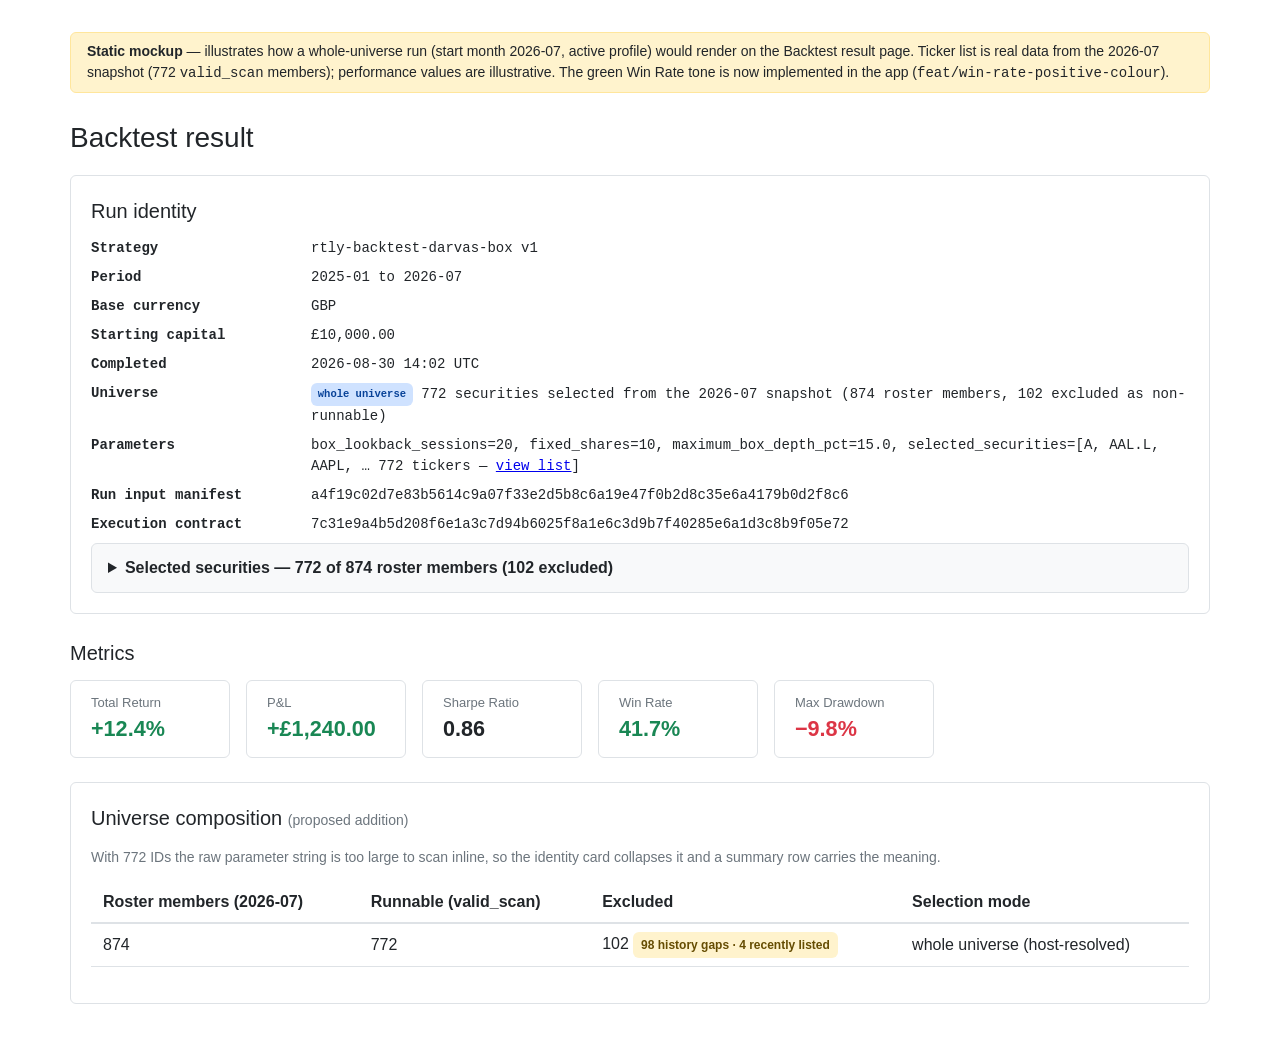
<file: docs/mockups/backtest-result-whole-universe.html>
<!DOCTYPE html>
<html lang="en">
<head>
<meta charset="utf-8">
<meta name="viewport" content="width=device-width, initial-scale=1">
<title>Mockup — Backtest result (whole universe)</title>
<style>
  :root {
    --border: #dee2e6;
    --muted: #6c757d;
    --bg: #f8f9fa;
    --accent: #0d6efd;
    --pos: #198754;
    --neg: #dc3545;
  }
  * { box-sizing: border-box; }
  body {
    margin: 0;
    padding: 2rem;
    font-family: -apple-system, BlinkMacSystemFont, "Segoe UI", Roboto, "Helvetica Neue", Arial, sans-serif;
    font-size: 1rem;
    color: #212529;
    background: #fff;
    line-height: 1.5;
  }
  .wrap { max-width: 1140px; margin: 0 auto; }
  h1 { font-size: 1.75rem; font-weight: 500; margin: 0 0 1rem; }
  h2 { font-size: 1.25rem; font-weight: 500; margin: 0 0 .75rem; }
  .card {
    border: 1px solid var(--border);
    border-radius: .375rem;
    margin-bottom: 1.5rem;
  }
  .card-body { padding: 1.25rem; }
  dl.row { display: grid; grid-template-columns: 220px 1fr; row-gap: .5rem; margin: 0; }
  dl.row dt { font-weight: 600; margin: 0; }
  dl.row dd { margin: 0; overflow-wrap: break-word; word-break: break-word; }
  .mono, .mono-num dd, .mono-num dt {
    font-family: SFMono-Regular, Menlo, Monaco, Consolas, "Liberation Mono", monospace;
    font-size: .875rem;
  }
  .badge {
    display: inline-block;
    padding: .35em .65em;
    font-size: .75em;
    font-weight: 700;
    border-radius: .375rem;
    vertical-align: middle;
  }
  .badge-mode { background: #cfe2ff; color: #084298; }
  .badge-excluded { background: #fff3cd; color: #664d03; }
  .muted { color: var(--muted); }
  .small { font-size: .875rem; }
  details.universe {
    border: 1px solid var(--border);
    border-radius: .375rem;
    padding: .75rem 1rem;
    margin-top: .5rem;
    background: var(--bg);
  }
  details.universe summary { cursor: pointer; font-weight: 600; }
  details.universe .id-list {
    margin: .75rem 0 0;
    padding: 0;
    list-style: none;
    display: grid;
    grid-template-columns: repeat(7, minmax(0, 1fr));
    gap: 0 1.25rem;
    font-family: SFMono-Regular, Menlo, Monaco, Consolas, monospace;
    font-size: .78rem;
    max-height: 22rem;
    overflow-y: auto;
    overscroll-behavior: contain;
  }
  details.universe .id-list li {
    padding: .1rem 0;
    white-space: nowrap;
    overflow: hidden;
    text-overflow: ellipsis;
  }
  .stat-cards { display: flex; flex-wrap: wrap; gap: 1rem; margin-bottom: 1.5rem; }
  .stat-card {
    border: 1px solid var(--border);
    border-radius: .375rem;
    padding: .75rem 1.25rem;
    min-width: 10rem;
  }
  .stat-card .slbl { font-size: .8125rem; color: var(--muted); }
  .stat-card .sval { font-size: 1.35rem; font-weight: 600; }
  .sval.pos { color: var(--pos); }
  .sval.neg { color: var(--neg); }
  table { border-collapse: collapse; width: 100%; margin-bottom: 1rem; }
  th, td { border-bottom: 1px solid var(--border); padding: .5rem .75rem; text-align: left; }
  thead th { border-bottom: 2px solid var(--border); font-weight: 600; }
  .mock-banner {
    background: #fff3cd;
    border: 1px solid #ffe69c;
    border-radius: .375rem;
    padding: .5rem 1rem;
    margin-bottom: 1.5rem;
    font-size: .875rem;
  }
</style>
</head>
<body>
<div class="wrap">

  <div class="mock-banner">
    <strong>Static mockup</strong> — illustrates how a whole-universe run
    (start month 2026-07, active profile) would render on the Backtest
    result page. Ticker list is real data from the 2026-07 snapshot
    (772 <code>valid_scan</code> members); performance values are
    illustrative. The green Win Rate tone is now implemented in the app
    (<code>feat/win-rate-positive-colour</code>).
  </div>

  <h1>Backtest result</h1>

  <!-- Run identity -->
  <article class="card">
    <div class="card-body">
      <h2>Run identity</h2>
      <dl class="row mono-num">
        <dt>Strategy</dt>
        <dd>rtly-backtest-darvas-box v1</dd>

        <dt>Period</dt>
        <dd>2025-01 to 2026-07</dd>

        <dt>Base currency</dt>
        <dd>GBP</dd>

        <dt>Starting capital</dt>
        <dd>£10,000.00</dd>

        <dt>Completed</dt>
        <dd>2026-08-30 14:02 UTC</dd>

        <dt>Universe</dt>
        <dd>
          <span class="badge badge-mode">whole universe</span>
          772 securities selected from the 2026-07 snapshot
          (874 roster members, 102 excluded as non-runnable)
        </dd>

        <dt>Parameters</dt>
        <dd>
          box_lookback_sessions=20, fixed_shares=10, maximum_box_depth_pct=15.0,
          selected_securities=[A, AAL.L, AAPL, … 772 tickers —
          <a href="#universe-ids">view list</a>]
        </dd>

        <dt>Run input manifest</dt>
        <dd>a4f19c02d7e83b5614c9a07f33e2d5b8c6a19e47f0b2d8c35e6a4179b0d2f8c6</dd>

        <dt>Execution contract</dt>
        <dd>7c31e9a4b5d208f6e1a3c7d94b6025f8a1e6c3d9b7f40285e6a1d3c8b9f05e72</dd>
      </dl>

      <details class="universe" id="universe-ids">
        <summary>Selected securities — 772 of 874 roster members (102 excluded)</summary>
        <p class="small muted" style="margin:.5rem 0 0">
          Resolved server-side from the start month (2026-07) snapshot:
          every member with <code>resolution='valid_scan'</code>. Sorted,
          deduplicated, and bound into the run input manifest digest.
          Tickers shown in place of the opaque <code>security_id</code>
          UUIDs the app stores.
        </p>
        <p class="small" style="margin:.5rem 0 0">
          <strong>Why 102 are excluded:</strong> a member needs an unbroken
          252-trading-session price history at the snapshot date to be
          runnable. 98 members have gaps in that window
          (<code>incomplete_detector_history</code> — 96 of them are LSE
          names missing exactly one session, likely a UK-calendar
          misalignment); 4 members are recently listed with less than 252
          sessions of lifetime data
          (<code>insufficient_detector_history</code>).
        </p>
        <ul class="id-list" id="id-list" aria-label="Selected securities"></ul>
      </details>
    </div>
  </article>

  <!-- Metrics -->
  <h2>Metrics</h2>
  <div class="stat-cards">
    <div class="stat-card"><div class="slbl">Total Return</div><div class="sval pos">+12.4%</div></div>
    <div class="stat-card"><div class="slbl">P&amp;L</div><div class="sval pos">+£1,240.00</div></div>
    <div class="stat-card"><div class="slbl">Sharpe Ratio</div><div class="sval">0.86</div></div>
    <div class="stat-card"><div class="slbl">Win Rate</div><div class="sval pos">41.7%</div></div>
    <div class="stat-card"><div class="slbl">Max Drawdown</div><div class="sval neg">−9.8%</div></div>
  </div>

  <!-- Universe composition summary (mockup-only section) -->
  <article class="card">
    <div class="card-body">
      <h2>Universe composition <span class="muted small">(proposed addition)</span></h2>
      <p class="small muted">
        With 772 IDs the raw parameter string is too large to scan inline, so
        the identity card collapses it and a summary row carries the meaning.
      </p>
      <table class="mono-num">
        <thead>
          <tr>
            <th scope="col">Roster members (2026-07)</th>
            <th scope="col">Runnable (valid_scan)</th>
            <th scope="col">Excluded</th>
            <th scope="col">Selection mode</th>
          </tr>
        </thead>
        <tbody>
          <tr>
            <td>874</td>
            <td>772</td>
            <td>102 <span class="badge badge-excluded">98 history gaps · 4 recently listed</span></td>
            <td>whole universe (host-resolved)</td>
          </tr>
        </tbody>
      </table>
    </div>
  </article>

</div>

<script>
  // Real observed symbols: every 2026-07 snapshot member with
  // resolution='valid_scan' (profile e0569f59…), sorted by symbol.
  // Source: data/backtest.db snapshot_members, exported 2026-08-30.
  (function () {
    var list = document.getElementById('id-list');
    if (!list) return;
    var tickers = ("A,AAL.L,AAPL,ABBV,ABDN.L,ABNB,ABT,ACGL,ACN,ADBE,ADI,ADM,ADP,ADSK,AEE,AEP,AER,AES," +
      "AFG,AFL,AFRM,AGNC,AHR,AIG,AIZ,AJG,AKAM,ALB,ALGN,ALL,ALLE,ALSN,AM,AMAT,AMCR,AMD," +
      "AME,AMGN,AMH,AMP,AMS.L,AMT,AMZN,ANET,AON,AOS,APA,APD,APGE,APH,APN.L,APO,APP,APTV," +
      "ARCC,ARE,ARES,ARMK,ARW,ARWR,ASC.L,ASND,ATI,ATO,ATYM.L,AV.L,AVGO,AVTR,AVY,AWK,AXON," +
      "AXP,AXSM,AZO,BA,BAC,BALL,BAM,BAX,BBIO,BBY,BDX,BEN,BEP,BEZ.L,BF-B,BG,BIIB,BIP," +
      "BKNG,BKR,BLDR,BLK,BLND.L,BMO,BMRN,BMY,BNS,BNY,BPOP,BPT.L,BR,BREE.L,BRK-B,BRO,BSX," +
      "BTSG,BURL,BWA,BX,BXP,C,CAH,CARR,CART,CASY,CAT,CB,CBOE,CBRE,CCEP,CCEP.L,CCH.L,CCI," +
      "CCK,CCL,CDNS,CDW,CEG,CF,CFG,CFR,CGNX,CHD,CHG.L,CHRT.L,CHRW,CHTR,CHYM,CI,CIEN," +
      "CINF,CL,CLH,CLX,CM,CMCSA,CMCX.L,CME,CMG,CMI,CMS,CNA,CNC,CNI,CNP,COF,COHR,COIN," +
      "COKE,COO,COP,COR,CORT,COST,COST.L,CP,CPAY,CPRT,CPT,CR,CRBG,CRDO,CRE.L,CRH,CRL,CRM," +
      "CRS,CRWD,CSCO,CSGP,CSL,CSX,CTAS,CTSH,CTVA,CVE,CVNA,CVS,CVX,CYTK,D,DAL,DAR,DASH,DB," +
      "DCC.L,DCI,DD,DDOG,DE,DECK,DELL,DG,DGE.L,DGX,DHI,DHR,DINO,DIS,DLN.L,DLR,DLTR,DOC," +
      "DOCU,DOM.L,DOV,DOW,DPLM.L,DPZ,DRI,DT,DTE,DUK,DVA,DVN,DXCM,EAT,EBAY,ECHO,ECL,ED," +
      "EFX,EG,EGP,EHC,EIX,EL,ELAN,ELS,ELV,EME,EMG.L,EMR,ENTG,EOG,EPD,EQH,EQIX,EQT,ERIE," +
      "ES,ESS,ET,ETN,ETR,EVRG,EW,EWBC,EXC,EXE,EXEL,EXPD,EXPE,EXR,F,FANG,FAST,FCFS,FCX," +
      "FDS,FDX,FE,FERG,FFIV,FHN,FICO,FIS,FITB,FIX,FLEX,FOX,FOXA,FRO,FROG,FRT,FSLR,FTI," +
      "FTNT,FTS,FTV,FWONK,GD,GDDY,GE,GEHC,GEN,GEV,GH,GHH.L,GILD,GIS,GKOS,GL,GLW,GM,GNRC," +
      "GOOG,GOOGL,GPC,GPN,GRG.L,GRMN,GS,GSAT,GWRE,GWW,H,HAL,HALO,HAS,HBAN,HBM,HCA,HD,HEI," +
      "HFG.L,HIG,HII,HLT,HMSO.L,HON,HOOD,HPE,HPQ,HRL,HSIC,HSP.L,HST,HSX.L,HSY,HTWS.L," +
      "HUBB,HUM,HWM,IAG.L,IBKR,IBM,ICE,ICLR,IDXX,IEX,IFF,IHP.L,ILMN,IMI.L,INCY,INF.L," +
      "INTC,INTU,INVH,INVP.L,IOT,IP,IQV,IR,IRM,ISRG,IT,ITH.L,ITRK.L,ITT,ITW,IVZ,J,JAZZ," +
      "JBHT,JBL,JCI,JHX,JKHY,JLL,JNJ,JPM,JSG.L,KDP,KEY,KEYS,KHC,KIE.L,KIM,KKR,KLAC,KMB," +
      "KMI,KNOS.L,KNX,KO,KR,KRYS,KVUE,KYMR,L,LAMR,LAND.L,LDOS,LECO,LEN,LFUS,LGEN.L,LH," +
      "LHX,LII,LIN,LITE,LLOY.L,LLY,LMT,LNG,LNT,LOW,LPLA,LRCX,LSCC,LSL.L,LTH,LUCE.L,LULU," +
      "LUV,LVS,LYB,LYV,MA,MAA,MAB.L,MANH,MAR,MAS,MCB.L,MCD,MCHP,MCK,MCO,MDB,MDLZ,MDT," +
      "MEDP,MET,META,MFC,MGA,MGAM.L,MGM,MKC,MLI,MLM,MMM,MNG.L,MNST,MO,MOH,MONY.L,MOS," +
      "MPC,MPLX,MPWR,MRK,MRNA,MRSH,MRVL,MS,MSCI,MSFT,MSI,MTB,MTCH,MTD,MTO.L,MU,NBIS,NBIX," +
      "NCC.L,NCLH,NDAQ,NDSN,NEE,NEM,NET,NFG.L,NFLX,NI,NKE,NLY,NOC,NOW,NRG,NSC,NTAP,NTNX," +
      "NTRA,NTRS,NUE,NVDA,NVR,NVT,NWG.L,NWS,NWSA,NXPI,O,OC,ODFL,OHI,OKE,OKTA,OMC,ON,ONB," +
      "ONTO,ORCL,ORI,ORLY,OTIS,OVV,OXY,P,PAA,PAG,PANW,PAYC,PAYX,PBA,PCAR,PCG,PEG,PEP," +
      "PFD.L,PFE,PFG,PFGC,PG,PGR,PH,PHM,PKG,PLD,PLTR,PM,PNC,PNFP,PNR,PNW,PODD,PPG,PPL," +
      "PR,PRAX,PRU,PSA,PSKY,PSON.L,PSX,PTC,PTEC.L,PTGX,PWR,PYPL,QCOM,QLT.L,QQ.L,QSR," +
      "RACE,RBRK,RCL,RDDT,REG,REGN,RF,RGA,RGEN,RIVN,RJF,RL,RMD,RMV.L,RNK.L,RNR,RNWH.L," +
      "ROIV,ROK,ROKU,ROL,ROP,ROST,RPRX,RS,RSG,RTX,RVMD,RVTY,RWS.L,RY,RYAN,SAIL,SBAC," +
      "SBRE.L,SBRY.L,SBUX,SCCO,SCHW,SDLF.L,SDR.L,SEIC,SEPL.L,SF,SGRO.L,SHEL.L,SHOP,SHW," +
      "SIRI,SJM,SLB,SLF,SMCI,SMTC,SN,SNA,SNDK,SNOW,SNPS,SNX,SO,SOLV,SPG,SPGI,SPOT,SRE," +
      "SSB,SSNC,STAN.L,STE,STLD,STT,STX,STZ,SU,SUN,SW,SWK,SWKS,SYF,SYK,SYY,T,TAP,TATE.L," +
      "TCAP.L,TD,TDG,TDY,TEAM,TECH,TECK,TEL,TER,TFC,TFII,TGT,THC,TIGO,TJX,TKO,TMO,TMUS," +
      "TOL,TOST,TPL,TPR,TRGP,TRMB,TROW,TRST.L,TRU,TRV,TSCO,TSEM,TSLA,TSN,TT,TTD,TTWO," +
      "TWLO,TXN,TXRH,TXT,TYL,U,UAL,UBER,UBS,UDR,UHAL-B,UHS,ULTA,UMBF,UNH,UNM,UNP,UPS," +
      "URI,USB,USFD,UTG.L,UU.L,V,VEEV,VG,VICI,VIK,VIRT,VLO,VLTO,VLX.L,VMC,VMRK,VRSK," +
      "VRSN,VRT,VRTX,VSAT,VST,VTR,VTRS,VZ,W,WAB,WAT,WBD,WCC,WCN,WDAY,WDC,WEC,WELL,WES," +
      "WFC,WM,WMB,WMT,WPC,WRB,WSM,WST,WTFC,WTRG,WTW,WY,WYNN,XEL,XOM,XPO,XPP.L,XYL,XYZ," +
      "YUM,ZBH,ZBRA,ZIG.L,ZION,ZM,ZTF.L,ZTS").split(",");
    tickers.forEach(function (ticker) {
      var li = document.createElement('li');
      li.textContent = ticker;
      list.appendChild(li);
    });
    var summary = document.querySelector('details.universe summary');
    summary.setAttribute('aria-controls', 'id-list');
  })();
</script>
</body>
</html>
</file>
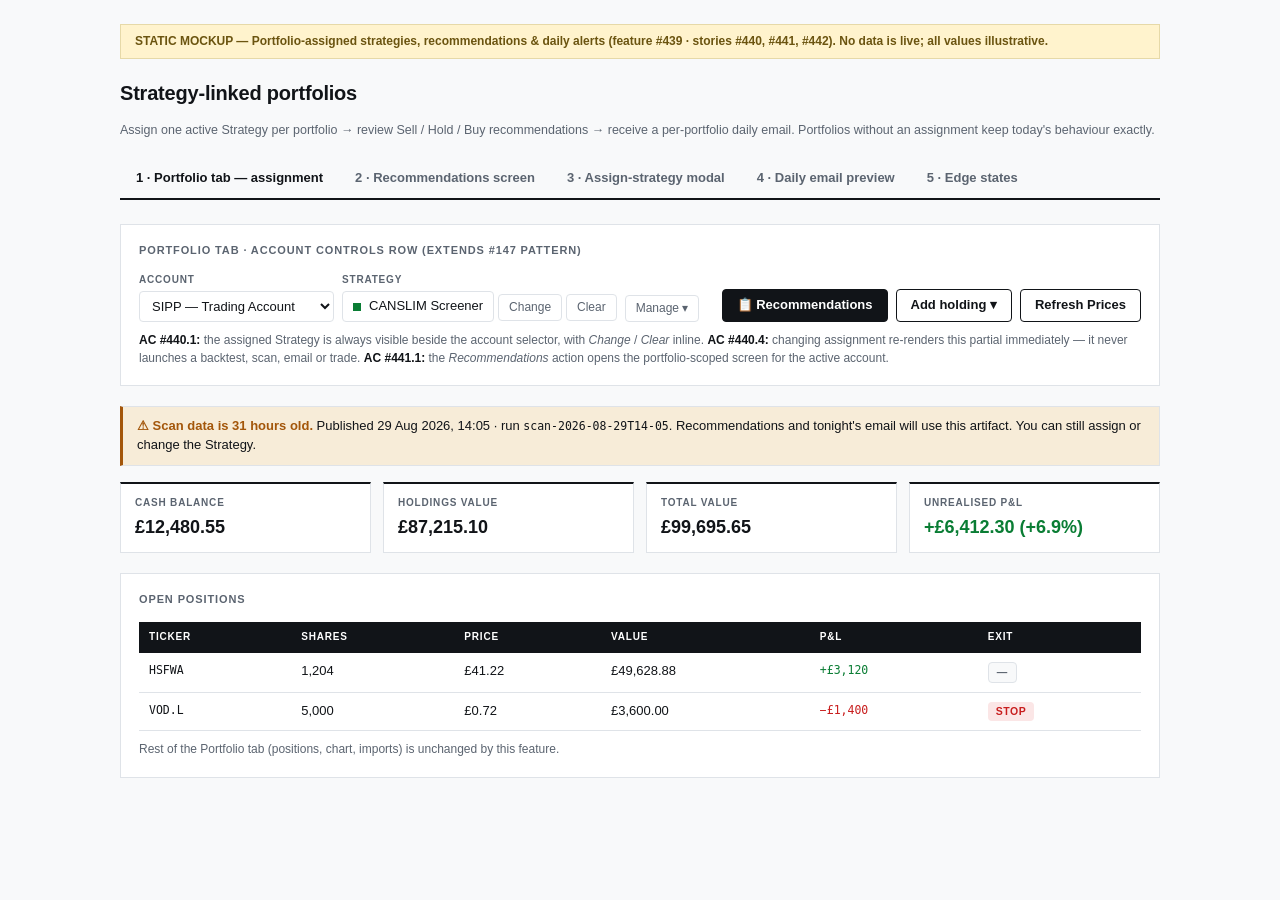
<file: docs/mockups/portfolio-strategy-recommendations.html>
<!DOCTYPE html>
<html lang="en">
<head>
<meta charset="utf-8">
<meta name="viewport" content="width=device-width, initial-scale=1">
<title>Mockup — Portfolio-assigned strategies &amp; recommendations (#439)</title>
<style>
  /* Self-contained mockup following app/api/static/css/tokens.css
     (Hallmark "studied-DNA" theme: ink/paper, flat, hairline, zero radius). */
  :root {
    --primary: #111418;
    --primary-2: #1c2126;
    --surface: #f8f9fa;
    --card: #ffffff;
    --border: #dfe3e8;
    --muted: #5b6470;
    --accent-2: #2563eb;
    --green: #0a7d34;  --green-bg: #e3f3e8;
    --red: #c81e1e;    --red-bg: #fbe6e6;
    --amber: #a3560a;  --amber-bg: #f7ecd8;
    --blue: #1d4ed8;   --blue-bg: #e2e9fb;
    --purple: #7c3aed; --purple-bg: #ece6fb;
    --radius-sm: 4px;
  }
  * { box-sizing: border-box; }
  body {
    margin: 0; background: var(--surface); color: var(--primary);
    font-family: Inter, -apple-system, "Segoe UI", Roboto, Helvetica, Arial, sans-serif;
    font-size: 14px; line-height: 1.45;
  }
  .wrap { max-width: 1080px; margin: 0 auto; padding: 24px 20px 80px; }

  .mock-banner {
    background: #fff3cd; border: 1px solid #e6d9a8; color: #6b5410;
    padding: 8px 14px; font-size: 12px; font-weight: 600; margin-bottom: 20px;
  }
  h1 { font-size: 20px; font-weight: 700; margin: 0 0 4px; letter-spacing: -0.01em; }
  .sub { color: var(--muted); font-size: 12.5px; margin-bottom: 20px; }

  /* ── Surface switcher ── */
  .tabs { display: flex; gap: 0; border-bottom: 2px solid var(--primary); margin-bottom: 24px; }
  .tabs button {
    appearance: none; background: none; border: none; cursor: pointer;
    font: inherit; font-weight: 600; font-size: 13px; color: var(--muted);
    padding: 10px 16px; border-bottom: 2px solid transparent; margin-bottom: -2px;
  }
  .tabs button.active { color: var(--primary); border-bottom-color: var(--primary); }
  .surface { display: none; }
  .surface.active { display: block; }

  /* ── Cards & sections ── */
  .card { background: var(--card); border: 1px solid var(--border); padding: 18px; margin-bottom: 20px; }
  .card > h2 {
    font-size: 11px; font-weight: 700; text-transform: uppercase; letter-spacing: 0.08em;
    color: var(--muted); margin: 0 0 14px;
  }
  .note { color: var(--muted); font-size: 12px; margin: 10px 0 0; }
  .note b { color: var(--primary); }
  code, .mono { font-family: "SF Mono", ui-monospace, Menlo, Consolas, monospace; font-size: 11.5px; }

  /* ── Account controls row (matches _portfolio.html pattern) ── */
  .controls { display: flex; justify-content: space-between; align-items: flex-end; gap: 16px; flex-wrap: wrap; }
  .control-group { display: flex; align-items: flex-end; gap: 8px; flex-wrap: wrap; }
  .ctl-lbl { display: block; font-size: 10px; font-weight: 700; text-transform: uppercase; letter-spacing: 0.08em; color: var(--muted); margin-bottom: 4px; }
  select, input[type=text] {
    font: inherit; font-size: 13px; padding: 6px 8px; border: 1px solid var(--border);
    border-radius: var(--radius-sm); background: var(--card); color: var(--primary); min-width: 170px;
  }
  .btn {
    display: inline-block; font: inherit; font-size: 13px; font-weight: 600;
    padding: 6px 14px; border: 1px solid var(--primary); background: var(--card);
    color: var(--primary); border-radius: var(--radius-sm); cursor: pointer; text-decoration: none;
  }
  .btn.primary { background: var(--primary); color: #fff; }
  .btn.ghost { border-color: var(--border); color: var(--muted); font-weight: 500; }
  .btn.sm { font-size: 12px; padding: 4px 10px; }
  .btn.danger { color: var(--red); border-color: var(--red); }

  /* ── Strategy chip in account controls ── */
  .strategy-chip {
    display: inline-flex; align-items: center; gap: 8px;
    border: 1px solid var(--border); background: var(--card);
    padding: 5px 10px; border-radius: var(--radius-sm); font-size: 13px;
  }
  .strategy-chip .dot { width: 8px; height: 8px; background: var(--green); }
  .strategy-chip.none .dot { background: var(--border); }
  .strategy-chip.unavailable .dot { background: var(--red); }

  /* ── Stat cards ── */
  .stat-cards { display: grid; grid-template-columns: repeat(auto-fit, minmax(150px, 1fr)); gap: 12px; margin-bottom: 20px; }
  .stat-card { background: var(--card); border: 1px solid var(--border); border-top: 2px solid var(--primary); padding: 12px 14px; }
  .stat-card .slbl { display: block; font-size: 10px; font-weight: 700; text-transform: uppercase; letter-spacing: 0.08em; color: var(--muted); margin-bottom: 4px; }
  .stat-card .sval { font-size: 18px; font-weight: 700; }
  .stat-card.sell { border-top-color: var(--red); }
  .stat-card.hold { border-top-color: var(--amber); }
  .stat-card.buy  { border-top-color: var(--green); }

  /* ── Alerts / warnings ── */
  .alert { border: 1px solid var(--border); border-left: 3px solid var(--amber); background: var(--amber-bg); padding: 10px 14px; font-size: 13px; margin-bottom: 16px; }
  .alert .ttl { font-weight: 700; color: var(--amber); }
  .alert.info { border-left-color: var(--blue); background: var(--blue-bg); }
  .alert.info .ttl { color: var(--blue); }

  /* ── Tables ── */
  table { width: 100%; border-collapse: collapse; font-size: 13px; }
  thead th {
    background: var(--primary); color: #fff; text-align: left;
    font-size: 10px; font-weight: 700; text-transform: uppercase; letter-spacing: 0.08em;
    padding: 8px 10px;
  }
  tbody td { padding: 9px 10px; border-bottom: 1px solid var(--border); vertical-align: top; }
  tbody tr:hover { background: #f8fafc; }
  td .reason { color: var(--muted); font-size: 12px; }
  td .warn { color: var(--amber); font-size: 11.5px; }

  /* ── Badges ── */
  .badge { display: inline-block; font-size: 10.5px; font-weight: 700; text-transform: uppercase; letter-spacing: 0.05em; padding: 2px 8px; border-radius: var(--radius-sm); }
  .badge.sell { background: var(--red-bg); color: var(--red); }
  .badge.hold { background: var(--amber-bg); color: var(--amber); }
  .badge.buy  { background: var(--green-bg); color: var(--green); }
  .badge.neutral { background: var(--surface); color: var(--muted); border: 1px solid var(--border); }
  .badge.purple { background: var(--purple-bg); color: var(--purple); }

  .group-head { display: flex; align-items: baseline; gap: 10px; margin: 22px 0 8px; }
  .group-head h3 { font-size: 13px; font-weight: 700; margin: 0; text-transform: uppercase; letter-spacing: 0.06em; }
  .group-head .count { color: var(--muted); font-size: 12px; }
  .group-head.sell h3 { color: var(--red); }
  .group-head.hold h3 { color: var(--amber); }
  .group-head.buy h3 { color: var(--green); }

  /* ── Provenance strip ── */
  .provenance {
    display: flex; flex-wrap: wrap; gap: 18px; background: var(--card);
    border: 1px solid var(--border); padding: 10px 14px; font-size: 12px; color: var(--muted); margin-bottom: 16px;
  }
  .provenance b { color: var(--primary); font-weight: 600; }

  /* ── Modal mock ── */
  .modal-backdrop { background: rgba(17,20,24,0.45); padding: 32px; }
  .modal { background: var(--card); border: 1px solid var(--border); border-top: 2px solid var(--primary); max-width: 640px; margin: 0 auto; padding: 20px; }
  .modal h3 { margin: 0 0 4px; font-size: 16px; }
  .modal .msub { color: var(--muted); font-size: 12.5px; margin-bottom: 16px; }
  .strategy-option { display: flex; gap: 10px; padding: 12px; border: 1px solid var(--border); margin-bottom: 8px; cursor: pointer; }
  .strategy-option.selected { border-color: var(--primary); box-shadow: inset 0 0 0 1px var(--primary); }
  .strategy-option .name { font-weight: 700; }
  .strategy-option .desc { color: var(--muted); font-size: 12.5px; }
  .param-snapshot { background: var(--surface); border: 1px solid var(--border); padding: 10px 12px; font-size: 12px; margin-top: 10px; }
  .modal-actions { display: flex; justify-content: flex-end; gap: 8px; margin-top: 16px; }

  /* ── Email preview ── */
  .email-frame { max-width: 600px; margin: 0 auto; background: #ffffff; border: 1px solid var(--border); font-family: Arial, Helvetica, sans-serif; }
  .email-frame .e-head { background: #1e3a5f; color: #fff; padding: 16px 20px; }
  .email-frame .e-head h4 { margin: 0; font-size: 15px; }
  .email-frame .e-head p { margin: 4px 0 0; font-size: 11px; color: #b8c6d9; }
  .email-section { padding: 14px 20px; border-bottom: 1px solid #e5e7eb; }
  .email-section h5 { margin: 0 0 8px; font-size: 11px; text-transform: uppercase; letter-spacing: 0.06em; color: #1e3a5f; }
  .email-section p { margin: 0 0 6px; font-size: 12.5px; color: #374151; }
  .e-warn { background: #fef3c7; border-left: 3px solid #b45309; padding: 8px 12px; font-size: 12px; color: #92400e; margin: 0 20px; }
  .e-table { width: 100%; border-collapse: collapse; font-size: 12px; }
  .e-table th { text-align: left; background: #f3f4f6; padding: 6px 10px; font-size: 10px; text-transform: uppercase; color: #4b5563; }
  .e-table td { padding: 6px 10px; border-bottom: 1px solid #e5e7eb; }
  .e-badge { font-size: 10px; font-weight: 700; padding: 1px 6px; }
  .e-badge.sell { background: #fbe6e6; color: #c81e1e; }
  .e-badge.hold { background: #f7ecd8; color: #a3560a; }
  .e-badge.buy { background: #e3f3e8; color: #0a7d34; }
  .e-foot { padding: 12px 20px; font-size: 10.5px; color: #6b7280; }

  /* ── UX notes ── */
  .ux-notes li { margin-bottom: 6px; font-size: 12.5px; color: var(--muted); }
  .ux-notes b { color: var(--primary); }
</style>
</head>
<body>
<div class="wrap">
  <div class="mock-banner">STATIC MOCKUP — Portfolio-assigned strategies, recommendations &amp; daily alerts (feature #439 · stories #440, #441, #442). No data is live; all values illustrative.</div>
  <h1>Strategy-linked portfolios</h1>
  <p class="sub">Assign one active Strategy per portfolio → review Sell / Hold / Buy recommendations → receive a per-portfolio daily email. Portfolios without an assignment keep today's behaviour exactly.</p>

  <div class="tabs" role="tablist">
    <button class="active" data-surface="s1">1 · Portfolio tab — assignment</button>
    <button data-surface="s2">2 · Recommendations screen</button>
    <button data-surface="s3">3 · Assign-strategy modal</button>
    <button data-surface="s4">4 · Daily email preview</button>
    <button data-surface="s5">5 · Edge states</button>
  </div>

  <!-- ══════════════ SURFACE 1 · Portfolio tab account controls ══════════════ -->
  <section class="surface active" id="s1">
    <div class="card">
      <h2>Portfolio tab · Account controls row (extends #147 pattern)</h2>
      <div class="controls">
        <div class="control-group">
          <div>
            <span class="ctl-lbl">Account</span>
            <select><option>SIPP — Trading Account</option><option>GIA — General Investment</option><option>+ New portfolio…</option></select>
          </div>
          <div>
            <span class="ctl-lbl">Strategy</span>
            <span class="strategy-chip"><span class="dot"></span> CANSLIM Screener</span>
            <button class="btn sm ghost">Change</button>
            <button class="btn sm ghost">Clear</button>
          </div>
          <button class="btn sm ghost">Manage ▾</button>
        </div>
        <div class="control-group">
          <button class="btn primary">📋 Recommendations</button>
          <button class="btn">Add holding ▾</button>
          <button class="btn">Refresh Prices</button>
        </div>
      </div>
      <p class="note"><b>AC #440.1:</b> the assigned Strategy is always visible beside the account selector, with <i>Change</i> / <i>Clear</i> inline. <b>AC #440.4:</b> changing assignment re-renders this partial immediately — it never launches a backtest, scan, email or trade. <b>AC #441.1:</b> the <i>Recommendations</i> action opens the portfolio-scoped screen for the active account.</p>
    </div>

    <div class="alert">
      <span class="ttl">⚠ Scan data is 31 hours old.</span> Published 29 Aug 2026, 14:05 · run <code>scan-2026-08-29T14-05</code>. Recommendations and tonight's email will use this artifact. You can still assign or change the Strategy.
    </div>

    <div class="stat-cards">
      <div class="stat-card"><span class="slbl">Cash balance</span><span class="sval">£12,480.55</span></div>
      <div class="stat-card"><span class="slbl">Holdings value</span><span class="sval">£87,215.10</span></div>
      <div class="stat-card"><span class="slbl">Total value</span><span class="sval">£99,695.65</span></div>
      <div class="stat-card"><span class="slbl">Unrealised P&amp;L</span><span class="sval" style="color:var(--green)">+£6,412.30 (+6.9%)</span></div>
    </div>

    <div class="card">
      <h2>Open positions</h2>
      <table>
        <thead><tr><th>Ticker</th><th>Shares</th><th>Price</th><th>Value</th><th>P&amp;L</th><th>Exit</th></tr></thead>
        <tbody>
          <tr><td class="mono">HSFWA</td><td>1,204</td><td>£41.22</td><td>£49,628.88</td><td class="mono" style="color:var(--green)">+£3,120</td><td><span class="badge neutral">—</span></td></tr>
          <tr><td class="mono">VOD.L</td><td>5,000</td><td>£0.72</td><td>£3,600.00</td><td class="mono" style="color:var(--red)">−£1,400</td><td><span class="badge sell">Stop</span></td></tr>
        </tbody>
      </table>
      <p class="note">Rest of the Portfolio tab (positions, chart, imports) is unchanged by this feature.</p>
    </div>
  </section>

  <!-- ══════════════ SURFACE 2 · Recommendations screen ══════════════ -->
  <section class="surface" id="s2">
    <div class="card">
      <h2>Recommendations — SIPP — Trading Account</h2>
      <div class="controls" style="margin-bottom:14px">
        <div class="control-group">
          <span class="strategy-chip"><span class="dot"></span> Strategy: <b>&nbsp;CANSLIM Screener</b></span>
          <span class="badge purple">StrategyProtocolV1</span>
          <span class="badge neutral mono">digest a1b2c3d4</span>
        </div>
        <div class="control-group">
          <button class="btn sm">← Back to Portfolio</button>
          <button class="btn sm ghost">Re-evaluate</button>
        </div>
      </div>

      <div class="alert">
        <span class="ttl">⚠ Scan data is 31 hours old.</span> Analysis published 29 Aug 2026, 14:05 (run <code>scan-2026-08-29T14-05</code>). Freshness authority: <code>generated_at</code>. Non-blocking — results shown below.
      </div>

      <div class="provenance">
        <span>Scan run <b class="mono">scan-2026-08-29T14-05</b></span>
        <span>Generated <b>29 Aug 2026 14:05 UTC</b></span>
        <span>Market session <b>2026-08-29</b></span>
        <span>Portfolio revision <b class="mono">r42</b></span>
        <span>Parameters <b>min_rs=85 · min_eps=18</b></span>
      </div>

      <div class="stat-cards">
        <div class="stat-card sell"><span class="slbl">Sell</span><span class="sval">2</span></div>
        <div class="stat-card hold"><span class="slbl">Hold</span><span class="sval">4</span></div>
        <div class="stat-card buy"><span class="slbl">Buy</span><span class="sval">3</span></div>
        <div class="stat-card"><span class="slbl">Evidence warnings</span><span class="sval" style="color:var(--amber)">1</span></div>
      </div>

      <div class="group-head sell"><h3>Sell</h3><span class="count">2 · exit signals on held securities</span></div>
      <table>
        <thead><tr><th>Ticker</th><th>Action</th><th>Reason</th><th>Evidence</th></tr></thead>
        <tbody>
          <tr><td class="mono">VOD.L</td><td><span class="badge sell">Sell</span></td><td>Strategy exit: price closed below Darvas box floor for 3 sessions.<div class="reason">Rule <code>exit_box_breakdown</code></div></td><td><span class="badge neutral">scan</span></td></tr>
          <tr><td class="mono">ITV.L</td><td><span class="badge sell">Sell</span></td><td>Strategy exit: RS rating fell below threshold (72 &lt; 85).<div class="reason">Rule <code>exit_rs_weak</code></div></td><td><span class="badge neutral">scan</span></td></tr>
        </tbody>
      </table>

      <div class="group-head hold"><h3>Hold</h3><span class="count">4 · held, no valid exit signal</span></div>
      <table>
        <thead><tr><th>Ticker</th><th>Action</th><th>Reason</th><th>Evidence</th></tr></thead>
        <tbody>
          <tr><td class="mono">HSFWA</td><td><span class="badge hold">Hold</span></td><td>No exit signal; uptrend intact.<div class="reason">Rule <code>no_exit_signal</code></div></td><td><span class="badge neutral">scan</span></td></tr>
          <tr><td class="mono">SHEL.L</td><td><span class="badge hold">Hold</span></td><td>No exit signal.<div class="reason">Rule <code>no_exit_signal</code></div></td><td><span class="badge neutral">scan</span></td></tr>
          <tr><td class="mono">XYZ.L</td><td><span class="badge hold">Hold</span></td><td>Held security not resolvable against current scan / alias authority — fails safe to Hold.<div class="warn">⚠ scan_evidence_missing — never a Sell or Buy without evidence.</div></td><td><span class="badge neutral" style="color:var(--amber);border-color:var(--amber)">missing</span></td></tr>
        </tbody>
      </table>

      <div class="group-head buy"><h3>Buy</h3><span class="count">3 · entry signals on unheld securities</span></div>
      <table>
        <thead><tr><th>Ticker</th><th>Action</th><th>Reason</th><th>Evidence</th></tr></thead>
        <tbody>
          <tr><td class="mono">AUTO.L</td><td><span class="badge buy">Buy</span></td><td>Entry signal: breakout above 50-day high with RS 91.<div class="reason">Rule <code>entry_breakout</code></div></td><td><span class="badge neutral">scan</span></td></tr>
          <tr><td class="mono">GAW.L</td><td><span class="badge buy">Buy</span></td><td>Entry signal: EPS acceleration + volume confirmation.<div class="reason">Rule <code>entry_canslim</code></div></td><td><span class="badge neutral">scan</span></td></tr>
        </tbody>
      </table>

      <p class="note"><b>AC #441.5–6:</b> Sell takes precedence for held securities; unusable evidence never creates a Sell or Buy; non-held securities without entry signals are omitted entirely. <b>AC #441.2–3:</b> no provider/network fetch, no trade placed or staged — the evaluator reads the published <code>ANALYSIS_JSON</code> envelope plus the current portfolio snapshot. <b>AC #441.9:</b> reopening the same inputs returns the same deterministic result.</p>
    </div>
  </section>

  <!-- ══════════════ SURFACE 3 · Assign-strategy modal ══════════════ -->
  <section class="surface" id="s3">
    <div class="modal-backdrop">
      <div class="modal">
        <h3>Assign Strategy — SIPP — Trading Account</h3>
        <p class="msub">Choices come from Strategy discovery. Unavailable Skills are shown but not selectable. Saving stores the Strategy ID and a snapshot of its validated default parameters.</p>

        <label class="strategy-option selected">
          <input type="radio" name="strategy" checked>
          <span><span class="name">CANSLIM Screener</span> <span class="badge neutral mono">canslim-screener</span>
          <div class="desc">Growth breakout screening on CANSLIM criteria: earnings acceleration, RS leadership, volume confirmation.</div>
          <div class="param-snapshot"><b>Default parameters (snapshot):</b> <code>min_rs=85 · min_eps=18 · lookback_days=252 · universe=selected_securities</code></div></span>
        </label>

        <label class="strategy-option">
          <input type="radio" name="strategy">
          <span><span class="name">Darvas Box</span> <span class="badge neutral mono">rtly-backtest-darvas-box</span>
          <div class="desc">Trend-following box breakout strategy with trailing stop exits.</div></span>
        </label>

        <label class="strategy-option" style="opacity:0.55;cursor:not-allowed">
          <input type="radio" name="strategy" disabled>
          <span><span class="name">Buy &amp; Hold</span> <span class="badge neutral mono">rtly-backtest-buy-and-hold</span>
          <div class="desc">⚠ Incompatible with current-scan evaluation (history-only runtime) — not selectable.</div></span>
        </label>

        <div class="modal-actions">
          <button class="btn ghost">Cancel</button>
          <button class="btn primary">Assign Strategy</button>
        </div>
        <p class="note"><b>AC #440.2–3:</b> choices come from the fail-soft <code>discover_strategies</code> result; discovery warnings are visible without breaking other choices; the shared parameter validator runs on save. <b>AC #440.5:</b> if the published analysis is missing or &gt; 24h old, a prominent non-blocking warning shows here too — assignment still succeeds. <b>AC #440.6:</b> an unavailable previously-assigned Strategy is retained and shown with Repair / Clear actions, never silently switched.</p>
      </div>
    </div>
  </section>

  <!-- ══════════════ SURFACE 4 · Daily email preview ══════════════ -->
  <section class="surface" id="s4">
    <div class="card">
      <h2>Daily Strategy recommendation email — one per assigned portfolio (#442)</h2>
      <p class="note" style="margin-top:0">Subject: <b>Recommendations — SIPP — Trading Account · CANSLIM Screener · 30 Aug 2026</b>. Sent after the existing consolidated digest, which is unchanged. Hierarchy: market summary → portfolio summary → actions (Sell, Hold, Buy).</p>
      <div class="email-frame">
        <div class="e-head">
          <h4>📈 Portfolio Recommendations — SIPP — Trading Account</h4>
          <p>Strategy: CANSLIM Screener · Scan run scan-2026-08-29T14-05 · Generated 29 Aug 2026 14:05 UTC</p>
        </div>
        <div class="e-warn">⚠ Scan data is 31 hours old — recommendations use the last published analysis.</div>
        <div class="email-section">
          <h5>Market summary</h5>
          <p>FTSE 100 +0.4% · breadth positive · VIX 13.2. Narrative: rotation into cyclicals continues.</p>
        </div>
        <div class="email-section">
          <h5>Portfolio summary — SIPP — Trading Account</h5>
          <p>Total value <b>£99,695.65</b> · Cash £12,480.55 · Unrealised P&amp;L <b style="color:#0a7d34">+£6,412.30 (+6.9%)</b> · 6 holdings</p>
        </div>
        <div class="email-section">
          <h5>Sell (2)</h5>
          <table class="e-table">
            <tr><th>Ticker</th><th>Reason</th></tr>
            <tr><td><span class="e-badge sell">SELL</span> VOD.L</td><td>Exit: price below box floor 3 sessions</td></tr>
            <tr><td><span class="e-badge sell">SELL</span> ITV.L</td><td>Exit: RS 72 below threshold 85</td></tr>
          </table>
        </div>
        <div class="email-section">
          <h5>Hold (4)</h5>
          <table class="e-table">
            <tr><th>Ticker</th><th>Reason</th></tr>
            <tr><td><span class="e-badge hold">HOLD</span> HSFWA</td><td>No exit signal; uptrend intact</td></tr>
            <tr><td><span class="e-badge hold">HOLD</span> XYZ.L</td><td>⚠ No scan evidence — fails safe to Hold</td></tr>
          </table>
        </div>
        <div class="email-section">
          <h5>Buy (3)</h5>
          <table class="e-table">
            <tr><th>Ticker</th><th>Reason</th></tr>
            <tr><td><span class="e-badge buy">BUY</span> AUTO.L</td><td>Entry: breakout above 50-day high, RS 91</td></tr>
            <tr><td><span class="e-badge buy">BUY</span> GAW.L</td><td>Entry: EPS acceleration + volume</td></tr>
          </table>
        </div>
        <div class="e-foot">
          Provenance: Strategy canslim-screener · source digest a1b2c3d4 · parameters min_rs=85, min_eps=18 · portfolio revision r42.<br>
          No trades were placed. Dispatch receipt recorded for (portfolio, run) — retries of this scan will not resend.
        </div>
      </div>
      <p class="note"><b>AC #442.1, 7:</b> sent after the existing consolidated email; idempotent per <code>(portfolio_id, analysis_run_id)</code>. <b>AC #442.5:</b> positions and P&amp;L are scoped to this portfolio only. <b>AC #442.6:</b> portfolios with no assignment receive no portfolio-specific email; clearing an assignment stops future sends.</p>
    </div>
  </section>

  <!-- ══════════════ SURFACE 5 · Edge states ══════════════ -->
  <section class="surface" id="s5">
    <div class="card">
      <h2>No Strategy assigned (default — today's behaviour)</h2>
      <div class="controls">
        <div class="control-group">
          <div>
            <span class="ctl-lbl">Account</span>
            <select><option>GIA — General Investment</option></select>
          </div>
          <div>
            <span class="ctl-lbl">Strategy</span>
            <span class="strategy-chip none"><span class="dot"></span> No Strategy</span>
            <button class="btn sm">Assign…</button>
          </div>
        </div>
        <div class="control-group">
          <button class="btn ghost" disabled style="opacity:0.5">📋 Recommendations</button>
          <button class="btn">Add holding ▾</button>
        </div>
      </div>
      <div class="alert info" style="margin-top:14px">
        <span class="ttl">ℹ No Strategy assigned.</span> This portfolio follows the generic scanner recommendations and the consolidated daily email, exactly as before. <a href="#">Assign a Strategy →</a> to get portfolio-specific Sell / Hold / Buy recommendations and its own daily email.
      </div>
      <p class="note"><b>AC #440.7 / #441.9 / #442.6:</b> a portfolio with no assignment behaves exactly as it does before this story.</p>
    </div>

    <div class="card">
      <h2>Assigned Strategy became unavailable</h2>
      <div class="controls">
        <div class="control-group">
          <div>
            <span class="ctl-lbl">Account</span>
            <select><option>SIPP — Trading Account</option></select>
          </div>
          <div>
            <span class="ctl-lbl">Strategy</span>
            <span class="strategy-chip unavailable"><span class="dot"></span> Buy &amp; Hold <span class="badge neutral" style="color:var(--red);border-color:var(--red)">unavailable</span></span>
            <button class="btn sm">Repair</button>
            <button class="btn sm danger">Clear</button>
          </div>
        </div>
      </div>
      <div class="alert" style="margin-top:14px">
        <span class="ttl">⚠ Assigned Strategy "Buy &amp; Hold" is no longer discoverable.</span> The stored assignment is retained — it has not been silently switched. Repair re-checks discovery; Clear removes the assignment and restores generic behaviour.
      </div>
      <p class="note"><b>AC #440.6:</b> retained assignment shown as unavailable with repair/clear action rather than silently switching Strategy.</p>
    </div>

    <div class="card">
      <h2>Recommendations — evaluation failure (isolated, actionable)</h2>
      <div class="alert">
        <span class="ttl">⚠ Could not evaluate recommendations.</span> The Strategy runtime for <b>CANSLIM Screener</b> failed while reading the current scan view (run <code>scan-2026-08-29T14-05</code>). This affects only this portfolio. <a href="#">Retry evaluation</a> · <a href="#">View run log</a>
      </div>
      <p class="note"><b>AC #441.10:</b> runtime/discovery/evidence failure is isolated to this portfolio and shown as an actionable unavailable state, not a 500.</p>
    </div>

    <div class="card">
      <h2>UX decisions recorded during planning (#439)</h2>
      <ul class="ux-notes">
        <li><b>V1 stores validated default parameters</b> at assignment time; custom per-portfolio parameter editing is deferred.</li>
        <li><b>Changing the Strategy recalculates the screen immediately</b> but sends no immediate email — the next successful daily scan uses the then-current assignment.</li>
        <li><b>Held security without usable evidence fails safe to Hold</b> with an evidence warning; a non-held security without usable evidence is never a Buy.</li>
        <li><b>Email dispatch is idempotent</b> per (portfolio, published analysis run_id) — retrying the same run cannot send duplicates.</li>
        <li><b>Group order is fixed:</b> Sell → Hold → Buy, on both the screen and the email, from the same typed recommendation result.</li>
      </ul>
    </div>
  </section>
</div>

<script>
  document.querySelectorAll('.tabs button').forEach(function (btn) {
    btn.addEventListener('click', function () {
      document.querySelectorAll('.tabs button').forEach(function (b) { b.classList.remove('active'); });
      document.querySelectorAll('.surface').forEach(function (s) { s.classList.remove('active'); });
      btn.classList.add('active');
      document.getElementById(btn.dataset.surface).classList.add('active');
    });
  });
</script>
</body>
</html>
</file>
